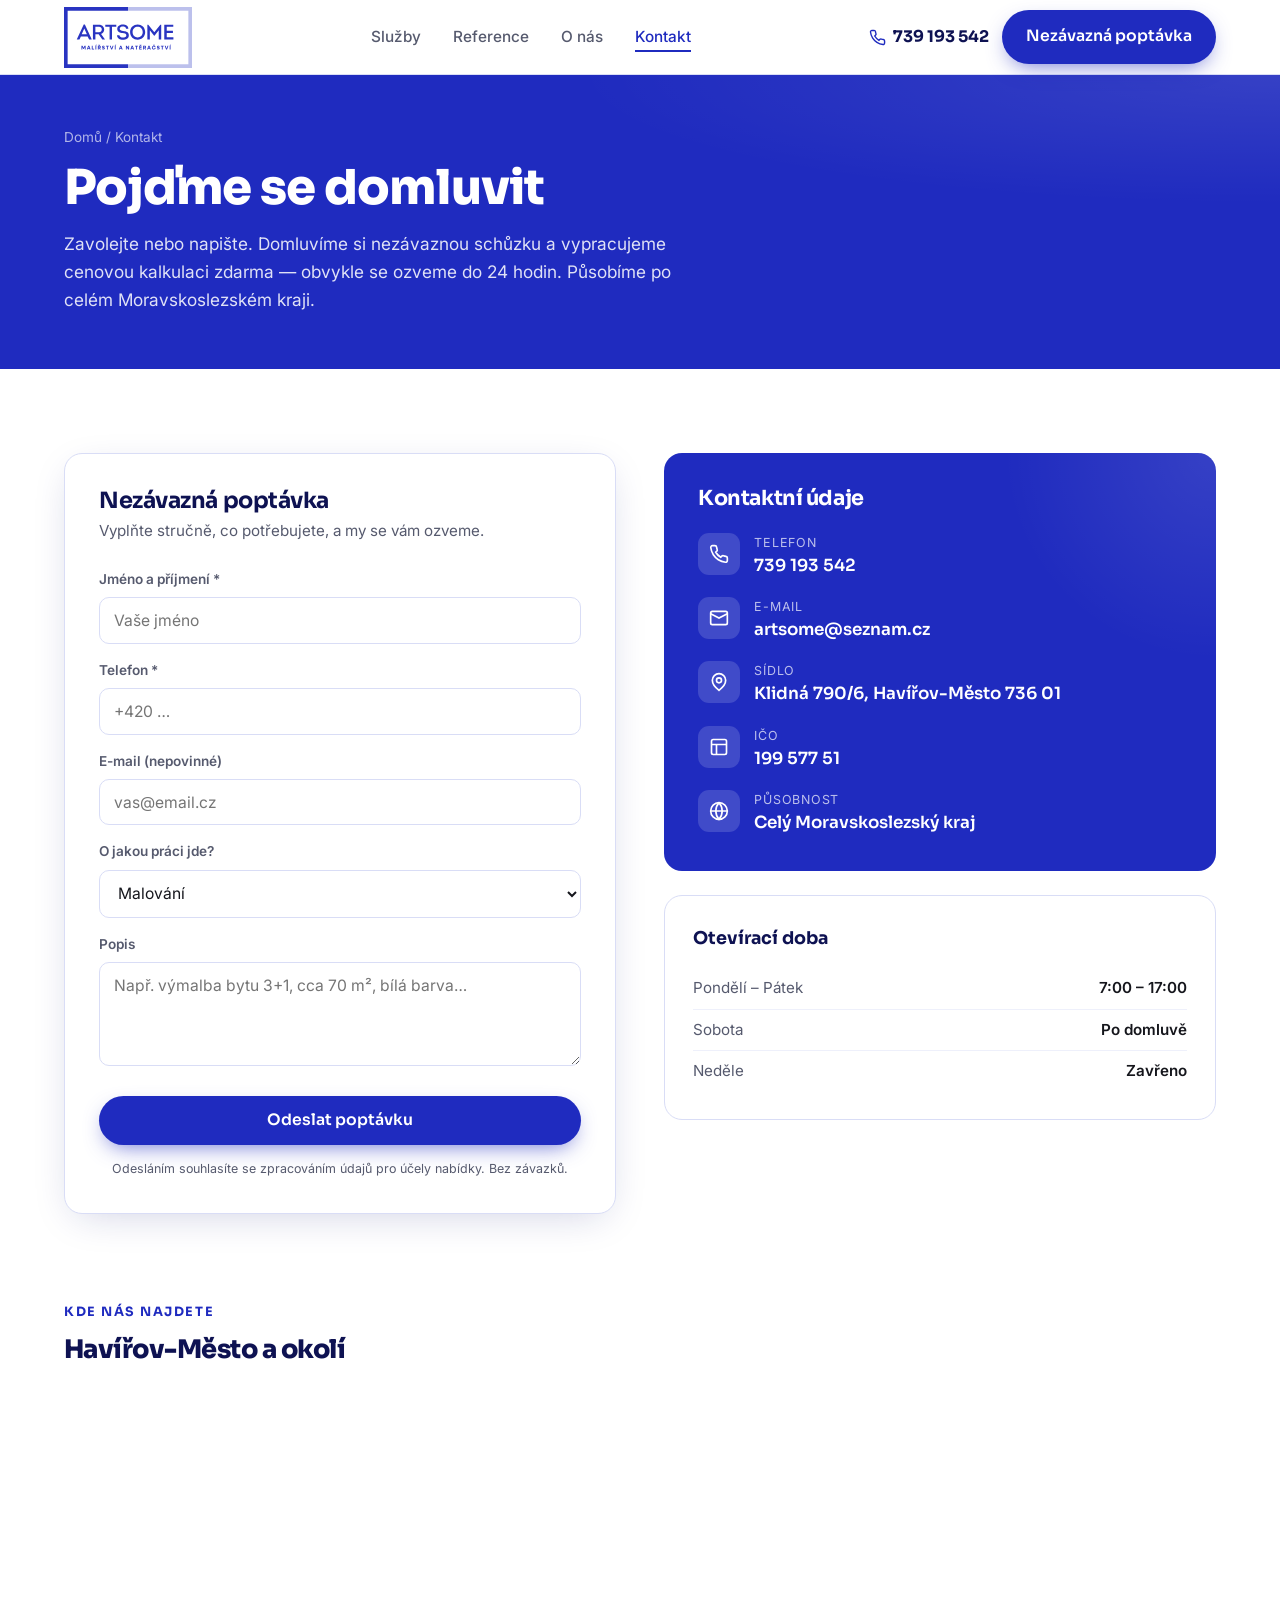
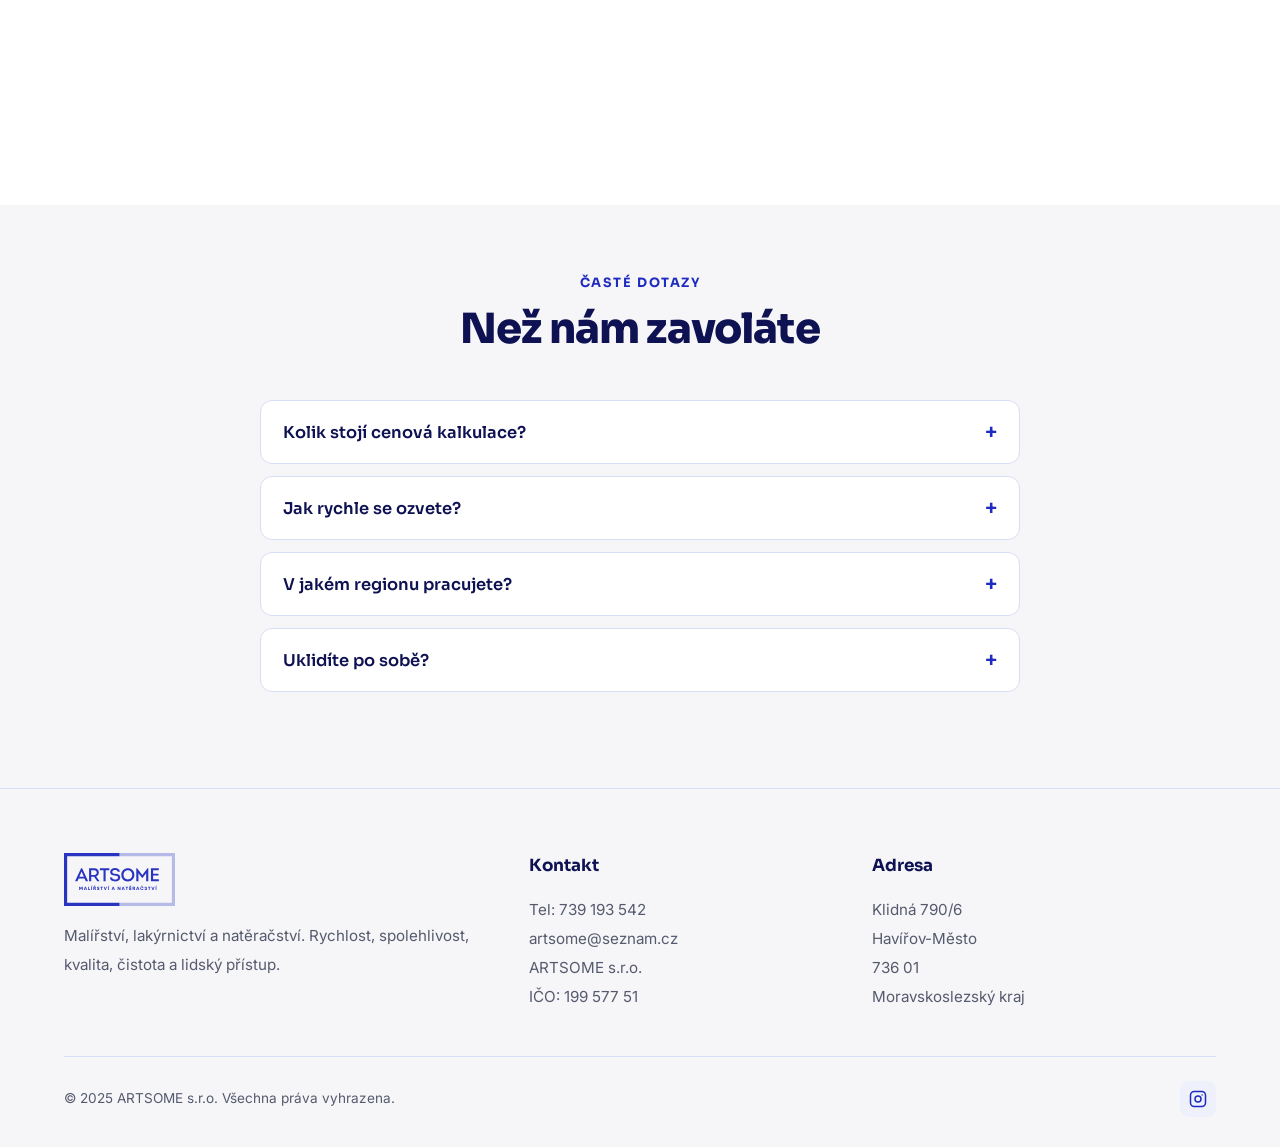
<file: kontakt.html>
<!DOCTYPE html>
<html lang="cs">
<head>
<meta charset="UTF-8">
<meta name="viewport" content="width=device-width, initial-scale=1.0">
<title>Kontakt — ARTSOME | Malířství, nátěry a renovace</title>
<meta name="description" content="Kontaktujte ARTSOME s.r.o. — malířství, nátěry a renovace v Moravskoslezském kraji. Tel: 739 193 542. Kalkulace zdarma do 24 hodin.">
<meta property="og:type"        content="website">
<meta property="og:title"       content="Kontakt — ARTSOME | Malířství, nátěry a renovace">
<meta property="og:description" content="Kontaktujte ARTSOME s.r.o. — malířství, nátěry a renovace v Moravskoslezském kraji. Tel: 739 193 542. Kalkulace zdarma do 24 hodin.">
<meta property="og:image"       content="https://www.artsome.cz/assets/og-artsome.jpg">
<meta property="og:url"         content="https://www.artsome.cz/kontakt.html">
<meta property="og:locale"      content="cs_CZ">
<meta name="twitter:card"       content="summary_large_image">
<link rel="canonical" href="https://www.artsome.cz/kontakt.html">
<link rel="icon" href="favicon.svg" type="image/svg+xml">
<link rel="preconnect" href="https://fonts.googleapis.com">
<link rel="preconnect" href="https://fonts.gstatic.com" crossorigin>
<link href="https://fonts.googleapis.com/css2?family=Sora:wght@500;600;700;800&family=Inter:wght@400;500;600&display=swap" rel="stylesheet">
<link rel="stylesheet" href="style.css">
<style>
  /* ---- LAYOUT ---- */
  .k-grid{display:grid;grid-template-columns:1fr 1fr;gap:48px;align-items:start}

  /* ---- FORM ---- */
  .form{background:#fff;border-radius:var(--radius);padding:34px;box-shadow:var(--shadow);border:1px solid var(--blue-line)}
  .form h3{color:var(--blue-ink);font-size:1.4rem;margin-bottom:.4rem}
  .form .sub{color:var(--ink-soft);font-size:.95rem;margin-bottom:1.6rem}
  .field{margin-bottom:1rem}
  .field label{display:block;font-size:.85rem;font-weight:600;color:var(--ink-soft);margin-bottom:.4rem}
  .field input,.field textarea,.field select{width:100%;border:1.5px solid var(--blue-line);border-radius:10px;padding:.8rem .9rem;font-family:'Inter';font-size:.98rem;color:var(--ink);background:#fff;transition:border-color .2s,box-shadow .2s}
  .field input:focus,.field textarea:focus,.field select:focus{outline:0;border-color:var(--blue);box-shadow:0 0 0 3px rgba(31,43,191,.12)}
  .field input.error,.field textarea.error{border-color:#e53e3e}
  .form .btn-primary{width:100%;justify-content:center;margin-top:.4rem}
  .form .small{font-size:.78rem;color:var(--ink-soft);text-align:center;margin-top:.9rem}
  .form-success{text-align:center;padding:3rem 1rem}
  .form-success .success-icon{font-size:3rem;line-height:1;margin-bottom:.8rem}
  .form-success h3{color:var(--blue-ink);margin-bottom:.5rem}
  .form-success p{color:var(--ink-soft);font-size:.97rem}

  /* ---- INFO CARD ---- */
  .info-card{background:var(--blue);color:#fff;border-radius:var(--radius);padding:34px;position:relative;overflow:hidden;margin-bottom:24px}
  .info-card::before{content:"";position:absolute;inset:0;background:radial-gradient(70% 90% at 100% 0%,rgba(255,255,255,.1),transparent 55%)}
  .info-card .wrap2{position:relative}
  .info-card h3{font-size:1.3rem;margin-bottom:1.4rem}
  .info-row{display:flex;align-items:flex-start;gap:.9rem;margin-bottom:1.1rem}
  .info-row .ic{width:42px;height:42px;border-radius:11px;background:rgba(255,255,255,.15);display:grid;place-items:center;flex:0 0 auto}
  .info-row .ic svg{width:20px;height:20px}
  .info-row .lbl{font-size:.78rem;color:rgba(255,255,255,.7);text-transform:uppercase;letter-spacing:.06em}
  .info-row .val{font-family:'Sora';font-weight:600;font-size:1.05rem}
  .info-row a.val:hover{text-decoration:underline}

  /* ---- HOURS ---- */
  .hours{background:#fff;border:1px solid var(--blue-line);border-radius:var(--radius);padding:28px}
  .hours h4{font-family:'Sora';color:var(--blue-ink);font-size:1.1rem;margin-bottom:1rem}
  .hours .line{display:flex;justify-content:space-between;padding:.5rem 0;border-bottom:1px solid var(--blue-soft);font-size:.95rem}
  .hours .line:last-child{border:0}
  .hours .line span:first-child{color:var(--ink-soft)}
  .hours .line span:last-child{font-weight:600;color:var(--ink)}
  .hours .closed{color:var(--accent)}

  /* ---- MAP ---- */
  .map-wrap{margin-top:8px;border-radius:var(--radius);overflow:hidden;line-height:0}
  .map-wrap iframe{display:block;width:100%;height:340px;border:0}

  /* ---- FAQ ---- */
  .faq{max-width:760px;margin:0 auto}
  .faq-item{border:1px solid var(--blue-line);border-radius:var(--radius-sm);margin-bottom:12px;overflow:hidden;background:#fff}
  .faq-q{width:100%;text-align:left;background:none;border:0;padding:18px 22px;font-family:'Sora';font-weight:600;font-size:1.02rem;color:var(--blue-ink);cursor:pointer;display:flex;justify-content:space-between;align-items:center;gap:1rem}
  .faq-q .pl{transition:transform .3s var(--ease);flex:0 0 auto;color:var(--blue);font-size:1.3rem}
  .faq-item.open .pl{transform:rotate(45deg)}
  .faq-a{max-height:0;overflow:hidden;transition:max-height .35s var(--ease)}
  .faq-a p{padding:0 22px 18px;color:var(--ink-soft);font-size:.98rem}

  /* ---- RESPONSIVE ---- */
  @media(max-width:980px){.k-grid{grid-template-columns:1fr;gap:32px}}
</style>
<script type="application/ld+json">
{
  "@context": "https://schema.org",
  "@type": "LocalBusiness",
  "name": "ARTSOME s.r.o.",
  "url": "https://www.artsome.cz",
  "telephone": "+420739193542",
  "email": "artsome@seznam.cz",
  "address": {
    "@type": "PostalAddress",
    "streetAddress": "Klidn\u00e1 790/6",
    "addressLocality": "Hav\u00ed\u0159ov-M\u011bsto",
    "postalCode": "73601",
    "addressRegion": "Moravskoslezsk\u00fd kraj",
    "addressCountry": "CZ"
  },
  "openingHoursSpecification": [
    {
      "@type": "OpeningHoursSpecification",
      "dayOfWeek": ["Monday","Tuesday","Wednesday","Thursday","Friday"],
      "opens": "07:00",
      "closes": "17:00"
    }
  ]
}
</script>
</head>
<body>

<!-- HEADER -->
<header>
  <div class="wrap nav">
    <a href="index.html" class="logo">
      <img src="artsome-logo.svg" alt="ARTSOME" height="61" style="width:auto;display:block">
    </a>
    <ul class="nav-links">
      <li><a href="index.html#sluzby">Služby</a></li>
      <li><a href="reference.html">Reference</a></li>
      <li><a href="index.html#onas">O nás</a></li>
      <li><a href="kontakt.html" class="active">Kontakt</a></li>
    </ul>
    <div class="nav-cta">
      <a href="tel:739193542" class="nav-tel">
        <svg viewBox="0 0 24 24" fill="none" stroke="currentColor" stroke-width="2" aria-hidden="true"><path d="M22 16.92v3a2 2 0 0 1-2.18 2 19.79 19.79 0 0 1-8.63-3.07 19.5 19.5 0 0 1-6-6 19.79 19.79 0 0 1-3.07-8.67A2 2 0 0 1 4.11 2h3a2 2 0 0 1 2 1.72c.13.96.36 1.9.7 2.81a2 2 0 0 1-.45 2.11L8.09 9.91a16 16 0 0 0 6 6l1.27-1.27a2 2 0 0 1 2.11-.45c.91.34 1.85.57 2.81.7A2 2 0 0 1 22 16.92z"/></svg>
        739 193 542
      </a>
      <a href="#form" class="btn btn-primary">Nezávazná poptávka</a>
      <button class="burger" id="burger" aria-label="Otevřít menu" aria-expanded="false">
        <span></span><span></span><span></span>
      </button>
    </div>
  </div>
</header>

<!-- MOBILE DRAWER -->
<div class="drawer" id="drawer" role="dialog" aria-modal="true" aria-label="Navigační menu">
  <div class="drawer-panel">
    <button class="drawer-close" id="drawerClose" aria-label="Zavřít menu">&times;</button>
    <a href="index.html#sluzby">Služby</a>
    <a href="reference.html">Reference</a>
    <a href="index.html#onas">O nás</a>
    <a href="kontakt.html">Kontakt</a>
    <a href="tel:739193542" style="color:var(--blue)">📞 739 193 542</a>
  </div>
</div>

<!-- PAGE HERO -->
<section class="page-hero">
  <div class="wrap">
    <nav class="crumb" aria-label="Drobečková navigace">
      <a href="index.html">Domů</a> / Kontakt
    </nav>
    <h1>Pojďme se domluvit</h1>
    <p>Zavolejte nebo napište. Domluvíme si nezávaznou schůzku a vypracujeme cenovou kalkulaci zdarma — obvykle se ozveme do 24 hodin. Působíme po celém Moravskoslezském kraji.</p>
  </div>
</section>

<!-- KONTAKT + FORMULÁŘ -->
<section>
  <div class="wrap k-grid">
    <!-- FORM -->
    <div class="form" id="form">
      <h3>Nezávazná poptávka</h3>
      <p class="sub">Vyplňte stručně, co potřebujete, a my se vám ozveme.</p>
      <form id="form-kontakt" action="https://api.web3forms.com/submit" method="POST" novalidate>
        <input type="hidden" name="access_key" value="VASE-WEB3FORMS-KLIC-ZDE">
        <input type="hidden" name="subject" value="Nová poptávka z kontaktního formuláře ARTSOME">
        <input type="hidden" name="from_name" value="ARTSOME web — kontakt">
        <input type="hidden" name="redirect" value="false">
        <div class="field">
          <label for="k-name">Jméno a příjmení <span aria-hidden="true">*</span></label>
          <input type="text" id="k-name" name="name" placeholder="Vaše jméno" required autocomplete="name">
        </div>
        <div class="field">
          <label for="k-phone">Telefon <span aria-hidden="true">*</span></label>
          <input type="tel" id="k-phone" name="phone" placeholder="+420 …" required autocomplete="tel">
        </div>
        <div class="field">
          <label for="k-email">E-mail (nepovinné)</label>
          <input type="email" id="k-email" name="email" placeholder="vas@email.cz" autocomplete="email">
        </div>
        <div class="field">
          <label for="k-type">O jakou práci jde?</label>
          <select id="k-type" name="type">
            <option>Malování</option>
            <option>Nátěry</option>
            <option>Renovace</option>
            <option>Podlahy a stavební práce</option>
            <option>Tapety</option>
            <option>Jiné / kombinace</option>
          </select>
        </div>
        <div class="field">
          <label for="k-message">Popis</label>
          <textarea id="k-message" name="message" rows="4" placeholder="Např. výmalba bytu 3+1, cca 70 m², bílá barva…"></textarea>
        </div>
        <button type="submit" class="btn btn-primary">Odeslat poptávku</button>
        <p class="small">Odesláním souhlasíte se zpracováním údajů pro účely nabídky. Bez závazků.</p>
      </form>
      <div class="form-success" id="form-kontakt-success" hidden>
        <div class="success-icon">✓</div>
        <h3>Poptávka odeslána!</h3>
        <p>Ozveme se vám do 24 hodin v pracovní dny.</p>
      </div>
    </div>

    <!-- INFO -->
    <div>
      <div class="info-card">
        <div class="wrap2">
          <h3>Kontaktní údaje</h3>
          <div class="info-row">
            <span class="ic" aria-hidden="true"><svg viewBox="0 0 24 24" fill="none" stroke="currentColor" stroke-width="2"><path d="M22 16.92v3a2 2 0 0 1-2.18 2 19.79 19.79 0 0 1-8.63-3.07 19.5 19.5 0 0 1-6-6 19.79 19.79 0 0 1-3.07-8.67A2 2 0 0 1 4.11 2h3a2 2 0 0 1 2 1.72c.13.96.36 1.9.7 2.81a2 2 0 0 1-.45 2.11L8.09 9.91a16 16 0 0 0 6 6l1.27-1.27a2 2 0 0 1 2.11-.45c.91.34 1.85.57 2.81.7A2 2 0 0 1 22 16.92z"/></svg></span>
            <div><div class="lbl">Telefon</div><a href="tel:739193542" class="val">739 193 542</a></div>
          </div>
          <div class="info-row">
            <span class="ic" aria-hidden="true"><svg viewBox="0 0 24 24" fill="none" stroke="currentColor" stroke-width="2"><rect x="2" y="4" width="20" height="16" rx="2"/><path d="m22 7-10 5L2 7"/></svg></span>
            <div><div class="lbl">E-mail</div><a href="mailto:artsome@seznam.cz" class="val">artsome@seznam.cz</a></div>
          </div>
          <div class="info-row">
            <span class="ic" aria-hidden="true"><svg viewBox="0 0 24 24" fill="none" stroke="currentColor" stroke-width="2"><path d="M20 10c0 6-8 12-8 12s-8-6-8-12a8 8 0 0 1 16 0z"/><circle cx="12" cy="10" r="3"/></svg></span>
            <div><div class="lbl">Sídlo</div><span class="val">Klidná 790/6, Havířov-Město 736 01</span></div>
          </div>
          <div class="info-row">
            <span class="ic" aria-hidden="true"><svg viewBox="0 0 24 24" fill="none" stroke="currentColor" stroke-width="2"><rect x="3" y="3" width="18" height="18" rx="2"/><path d="M3 9h18M9 21V9"/></svg></span>
            <div><div class="lbl">IČO</div><span class="val">199 577 51</span></div>
          </div>
          <div class="info-row" style="margin-bottom:0">
            <span class="ic" aria-hidden="true"><svg viewBox="0 0 24 24" fill="none" stroke="currentColor" stroke-width="2"><circle cx="12" cy="12" r="10"/><path d="M2 12h20M12 2a15 15 0 0 1 0 20 15 15 0 0 1 0-20"/></svg></span>
            <div><div class="lbl">Působnost</div><span class="val">Celý Moravskoslezský kraj</span></div>
          </div>
        </div>
      </div>

      <div class="hours">
        <h4>Otevírací doba</h4>
        <div class="line"><span>Pondělí – Pátek</span><span>7:00 – 17:00</span></div>
        <div class="line"><span>Sobota</span><span>Po domluvě</span></div>
        <div class="line"><span>Neděle</span><span class="closed">Zavřeno</span></div>
      </div>
    </div>
  </div>
</section>

<!-- MAPA -->
<section style="padding-top:0">
  <div class="wrap">
    <div class="sec-head" style="margin-bottom:18px">
      <span class="kicker">Kde nás najdete</span>
      <h2 style="font-size:1.6rem">Havířov-Město a okolí</h2>
    </div>
    <div class="map-wrap">
      <iframe
        src="https://maps.google.com/maps?q=Klidn%C3%A1+790%2F6%2C+Hav%C3%AD%C5%99ov-M%C4%9Bsto&output=embed&z=17"
        title="Mapa — ARTSOME s.r.o., Klidná 790/6, Havířov-Město"
        loading="lazy"
        allowfullscreen
        referrerpolicy="no-referrer-when-downgrade"
      ></iframe>
    </div>
  </div>
</section>

<!-- FAQ -->
<section style="background:var(--paper-dim);padding-top:64px">
  <div class="wrap">
    <div class="sec-head center reveal">
      <span class="kicker">Časté dotazy</span>
      <h2>Než nám zavoláte</h2>
    </div>
    <div class="faq">
      <div class="faq-item reveal">
        <button class="faq-q" aria-expanded="false">
          Kolik stojí cenová kalkulace?
          <span class="pl" aria-hidden="true">+</span>
        </button>
        <div class="faq-a" role="region">
          <p>Nezávazná kalkulace je zcela zdarma. Domluvíme si schůzku, prohlédneme si prostor a vypracujeme cenovou nabídku bez jakéhokoliv závazku.</p>
        </div>
      </div>
      <div class="faq-item reveal">
        <button class="faq-q" aria-expanded="false">
          Jak rychle se ozvete?
          <span class="pl" aria-hidden="true">+</span>
        </button>
        <div class="faq-a" role="region">
          <p>Na poptávku reagujeme obvykle do 24 hodin v pracovní dny. Pokud spěcháte, nejrychlejší je zavolat přímo na 739 193 542.</p>
        </div>
      </div>
      <div class="faq-item reveal">
        <button class="faq-q" aria-expanded="false">
          V jakém regionu pracujete?
          <span class="pl" aria-hidden="true">+</span>
        </button>
        <div class="faq-a" role="region">
          <p>Působíme po celém Moravskoslezském kraji — Havířov, Ostrava, Karviná, Frýdek-Místek a okolí.</p>
        </div>
      </div>
      <div class="faq-item reveal">
        <button class="faq-q" aria-expanded="false">
          Uklidíte po sobě?
          <span class="pl" aria-hidden="true">+</span>
        </button>
        <div class="faq-a" role="region">
          <p>Samozřejmě. Pořádek během práce i po jejím dokončení je pro nás standard, ne nadstandard — proto se k nám zákazníci vracejí.</p>
        </div>
      </div>
    </div>
  </div>
</section>

<!-- FOOTER -->
<footer>
  <div class="wrap">
    <div class="foot-grid">
      <div>
        <div class="foot-logo"><img src="artsome-logo.svg" alt="ARTSOME" height="53" style="width:auto;display:block"></div>
        <p>Malířství, lakýrnictví a natěračství. Rychlost, spolehlivost, kvalita, čistota a lidský přístup.</p>
      </div>
      <div>
        <h4>Kontakt</h4>
        <p>
          <a href="tel:739193542">Tel: 739 193 542</a><br>
          <a href="mailto:artsome@seznam.cz">artsome@seznam.cz</a><br>
          ARTSOME s.r.o.<br>IČO: 199 577 51
        </p>
      </div>
      <div>
        <h4>Adresa</h4>
        <p>Klidná 790/6<br>Havířov-Město<br>736 01<br>Moravskoslezský kraj</p>
      </div>
    </div>
    <div class="foot-bottom">
      <span>© 2025 ARTSOME s.r.o. Všechna práva vyhrazena.</span>
      <div class="foot-social">
        <a href="https://www.instagram.com/artsomesro" target="_blank" rel="noopener" aria-label="ARTSOME na Instagramu">
          <svg viewBox="0 0 24 24" fill="none" stroke="currentColor" stroke-width="2" aria-hidden="true"><rect x="2" y="2" width="20" height="20" rx="5"/><circle cx="12" cy="12" r="4"/><circle cx="17.5" cy="6.5" r="1" fill="currentColor" stroke="none"/></svg>
        </a>
      </div>
    </div>
  </div>
</footer>

<!-- MOBILE STICKY BAR -->
<div class="mobile-bar">
  <a href="tel:739193542" class="call">
    <svg viewBox="0 0 24 24" fill="none" stroke="currentColor" stroke-width="2" aria-hidden="true"><path d="M22 16.92v3a2 2 0 0 1-2.18 2 19.79 19.79 0 0 1-8.63-3.07 19.5 19.5 0 0 1-6-6 19.79 19.79 0 0 1-3.07-8.67A2 2 0 0 1 4.11 2h3a2 2 0 0 1 2 1.72c.13.96.36 1.9.7 2.81a2 2 0 0 1-.45 2.11L8.09 9.91a16 16 0 0 0 6 6l1.27-1.27a2 2 0 0 1 2.11-.45c.91.34 1.85.57 2.81.7A2 2 0 0 1 22 16.92z"/></svg>
    Zavolat
  </a>
  <a href="#form" class="quote">Poptávka</a>
</div>

<script>
  // Mobile drawer
  const burger = document.getElementById('burger');
  const drawer = document.getElementById('drawer');
  const drawerClose = document.getElementById('drawerClose');
  function openDrawer()  { drawer.classList.add('open');    burger.setAttribute('aria-expanded','true')  }
  function closeDrawer() { drawer.classList.remove('open'); burger.setAttribute('aria-expanded','false') }
  burger.addEventListener('click', openDrawer);
  drawerClose.addEventListener('click', closeDrawer);
  drawer.addEventListener('click', e => { if (e.target === drawer) closeDrawer() });
  drawer.querySelectorAll('a').forEach(a => a.addEventListener('click', closeDrawer));

  // FAQ accordion
  document.querySelectorAll('.faq-q').forEach(q => {
    q.addEventListener('click', () => {
      const item = q.parentElement;
      const a    = item.querySelector('.faq-a');
      const open = item.classList.contains('open');
      // zavřít všechny
      document.querySelectorAll('.faq-item').forEach(i => {
        i.classList.remove('open');
        i.querySelector('.faq-a').style.maxHeight = null;
        i.querySelector('.faq-q').setAttribute('aria-expanded','false');
      });
      if (!open) {
        item.classList.add('open');
        a.style.maxHeight = a.scrollHeight + 'px';
        q.setAttribute('aria-expanded','true');
      }
    });
  });

  // Scroll reveal
  const io = new IntersectionObserver(es => es.forEach(e => {
    if (e.isIntersecting) { e.target.classList.add('in'); io.unobserve(e.target) }
  }), { threshold: .12 });
  document.querySelectorAll('.reveal').forEach(el => io.observe(el));

  // Form — Web3Forms AJAX submit
  (function () {
    const f  = document.getElementById('form-kontakt');
    const ok = document.getElementById('form-kontakt-success');
    if (!f) return;
    f.addEventListener('submit', async e => {
      e.preventDefault();
      let valid = true;
      f.querySelectorAll('[required]').forEach(el => {
        if (!el.value.trim()) { el.classList.add('error'); valid = false; }
        else { el.classList.remove('error'); }
      });
      if (!valid) return;
      const btn  = f.querySelector('button[type="submit"]');
      const orig = btn.textContent;
      btn.disabled = true;
      btn.textContent = 'Odesílám…';
      try {
        const res  = await fetch('https://api.web3forms.com/submit', { method: 'POST', body: new FormData(f) });
        const json = await res.json();
        if (json.success) { f.hidden = true; ok.hidden = false; }
        else { throw new Error() }
      } catch {
        btn.disabled = false;
        btn.textContent = orig;
        alert('Omlouváme se, nastala chyba. Zavolejte nám prosím na 739 193 542.');
      }
    });
  })();
</script>
</body>
</html>
</file>
<file: style.css>
/* ============================================================
   ARTSOME — sdílený stylesheet
   Barvy, typografie, komponenty platné pro všechny stránky.
   Stránkově specifické styly zůstávají v <style> každého HTML.
   ============================================================ */

:root {
  --blue:       #1f2bbf;
  --blue-deep:  #161c8f;
  --blue-ink:   #0e1252;
  --blue-soft:  #eef0fb;
  --blue-line:  #d9ddf6;
  --accent:     #ff7a4d;
  --paper:      #ffffff;
  --paper-dim:  #f6f6f8;
  --ink:        #15161c;
  --ink-soft:   #565a6e;
  --star:       #ffb400;
  --ph:         #2a2d38;   /* pozadí photo-placeholder buněk */
  --radius:     18px;
  --radius-sm:  12px;
  --shadow:     0 10px 40px -12px rgba(20,28,120,.22);
  --shadow-sm:  0 4px 18px -8px rgba(20,28,120,.25);
  --max:        1200px;
  --ease:       cubic-bezier(.22,1,.36,1);
}

/* ---------- RESET ---------- */
*, *::before, *::after { margin: 0; padding: 0; box-sizing: border-box }
html  { scroll-behavior: smooth; overflow-x: hidden }
body  {
  font-family: 'Inter', sans-serif;
  color: var(--ink);
  background: var(--paper);
  line-height: 1.6;
  -webkit-font-smoothing: antialiased;
  overflow-x: hidden;
}
h1, h2, h3, .display {
  font-family: 'Sora', sans-serif;
  line-height: 1.1;
  letter-spacing: -.02em;
}
img { display: block; max-width: 100% }
a   { color: inherit; text-decoration: none }
.wrap { max-width: var(--max); margin: 0 auto; padding: 0 24px }

/* ---------- BUTTONS ---------- */
.btn {
  display: inline-flex; align-items: center; gap: .55rem;
  font-family: 'Sora', sans-serif; font-weight: 600; font-size: .98rem;
  padding: .9rem 1.5rem; border-radius: 999px; cursor: pointer; border: 0;
  transition: transform .25s var(--ease), box-shadow .25s var(--ease), background .2s;
  white-space: nowrap;
}
.btn svg { width: 18px; height: 18px }
.btn-primary {
  background: var(--blue); color: #fff;
  box-shadow: 0 8px 22px -8px rgba(31,43,191,.7);
}
.btn-primary:hover {
  background: var(--blue-deep); transform: translateY(-2px);
  box-shadow: 0 14px 30px -10px rgba(31,43,191,.85);
}
.btn-ghost {
  background: #fff; color: var(--blue);
  border: 1.5px solid var(--blue-line);
}
.btn-ghost:hover { border-color: var(--blue); transform: translateY(-2px) }
.btn-light {
  background: rgba(255,255,255,.14); color: #fff;
  border: 1.5px solid rgba(255,255,255,.4); backdrop-filter: blur(6px);
}
.btn-light:hover { background: rgba(255,255,255,.24); transform: translateY(-2px) }

/* ---------- HEADER ---------- */
header {
  position: sticky; top: 0; z-index: 100;
  background: #fff;
  border-bottom: 1px solid var(--blue-line);
}
.nav { display: flex; align-items: center; justify-content: space-between; height: 74px }
.logo {
  display: flex; align-items: center; gap: .6rem;
  font-family: 'Sora', sans-serif; font-weight: 800; font-size: 1.25rem;
  letter-spacing: .04em; color: var(--blue-ink);
}
.logo .mark {
  width: 34px; height: 34px; border: 2.5px solid var(--blue); border-radius: 7px;
  display: grid; place-items: center; flex: 0 0 auto;
}
.logo .mark span { width: 14px; height: 14px; background: var(--blue); border-radius: 3px }
.nav-links { display: flex; align-items: center; gap: 2rem; list-style: none }
.nav-links a {
  font-weight: 500; font-size: .96rem; color: var(--ink-soft);
  transition: color .2s; position: relative;
}
.nav-links a:hover,
.nav-links a.active { color: var(--blue) }
.nav-links a::after {
  content: ""; position: absolute; left: 0; bottom: -6px;
  width: 0; height: 2px; background: var(--blue);
  transition: width .25s var(--ease);
}
.nav-links a:hover::after,
.nav-links a.active::after { width: 100% }
.nav-cta  { display: flex; align-items: center; gap: .8rem }
.nav-tel  {
  display: inline-flex; align-items: center; gap: .45rem;
  font-family: 'Sora', sans-serif; font-weight: 700; color: var(--blue-ink); font-size: 1rem;
}
.nav-tel svg { width: 17px; height: 17px; color: var(--blue) }
.burger { display: none; flex-direction: column; gap: 5px; background: none; border: 0; cursor: pointer; padding: 8px }
.burger span { width: 24px; height: 2.5px; background: var(--blue-ink); border-radius: 2px; transition: .3s }

/* ---------- MOBILE DRAWER ---------- */
.drawer {
  position: fixed; inset: 0; z-index: 300;
  background: rgba(14,18,82,.4); opacity: 0; pointer-events: none; transition: opacity .3s;
}
.drawer.open { opacity: 1; pointer-events: auto }
.drawer-panel {
  position: absolute; top: 0; right: 0; height: 100%;
  width: 78%; max-width: 320px; background: #fff;
  padding: 28px 24px; transform: translateX(100%);
  transition: transform .35s var(--ease); display: flex; flex-direction: column; gap: .4rem;
}
.drawer.open .drawer-panel { transform: none }
.drawer-panel a {
  padding: .9rem 0; font-family: 'Sora'; font-weight: 600; font-size: 1.1rem;
  color: var(--blue-ink); border-bottom: 1px solid var(--blue-line);
}
.drawer-close {
  align-self: flex-end; background: none; border: 0;
  font-size: 1.8rem; color: var(--blue-ink); cursor: pointer; margin-bottom: .5rem;
  line-height: 1;
}

/* ---------- PAGE HERO (reference, kontakt) ---------- */
.page-hero {
  background: var(--blue); color: #fff;
  padding: 52px 0 56px; position: relative; overflow: hidden;
}
.page-hero::before {
  content: ""; position: absolute; inset: 0;
  background: radial-gradient(100% 80% at 100% 0%, rgba(255,255,255,.1), transparent 55%);
  pointer-events: none;
}
.page-hero .wrap { position: relative }
.crumb { font-size: .85rem; color: rgba(255,255,255,.65); margin-bottom: .8rem }
.crumb a { color: rgba(255,255,255,.65) }
.crumb a:hover { color: #fff }
.page-hero h1 { font-size: clamp(1.9rem,4vw,3rem); font-weight: 800; margin-bottom: 1rem }
.page-hero p  { font-size: 1.08rem; color: rgba(255,255,255,.86); max-width: 58ch }

/* ---------- SECTION SHELL ---------- */
section { padding: 84px 0 }
.sec-head { max-width: 620px; margin-bottom: 48px }
.sec-head.center { margin-inline: auto; text-align: center }
.kicker {
  display: inline-block; font-family: 'Sora'; font-weight: 700;
  font-size: .8rem; letter-spacing: .12em; text-transform: uppercase;
  color: var(--blue); margin-bottom: .8rem;
}
.sec-head h2 { font-size: clamp(1.8rem,3.4vw,2.6rem); font-weight: 800; color: var(--blue-ink); margin-bottom: 1rem }
.sec-head p  { color: var(--ink-soft); font-size: 1.05rem }

/* ---------- PHOTO PLACEHOLDER ---------- */
.ph {
  background: var(--ph); border-radius: var(--radius-sm);
  display: flex; flex-direction: column; align-items: center; justify-content: center;
  gap: .7rem; color: rgba(255,255,255,.55);
}
.ph svg  { width: 36px; height: 36px; opacity: .5 }
.ph span { font-size: .82rem; font-weight: 600; letter-spacing: .04em; text-align: center; padding: 0 1rem }

/* ---------- FOOTER ---------- */
footer {
  background: var(--paper-dim); color: var(--ink);
  padding: 64px 0 30px; border-top: 1px solid var(--blue-line);
}
.foot-grid { display: grid; grid-template-columns: 1.4fr 1fr 1fr auto; gap: 40px; margin-bottom: 44px }
.foot-grid h4 { font-family: 'Sora'; font-weight: 700; color: var(--blue-ink); font-size: 1.05rem; margin-bottom: 1rem }
.foot-grid p,
.foot-grid a  { color: var(--ink-soft); font-size: .95rem; line-height: 1.9 }
.foot-grid a:hover { color: var(--blue) }
.foot-logo { display: flex; align-items: center; gap: .6rem; margin-bottom: 1rem }
.foot-bottom {
  border-top: 1px solid var(--blue-line); padding-top: 24px;
  display: flex; justify-content: space-between; align-items: center;
  gap: 1rem; flex-wrap: wrap; font-size: .85rem; color: var(--ink-soft);
}
.foot-social { display: flex; gap: .6rem }
.foot-social a {
  width: 36px; height: 36px; border-radius: 9px;
  background: var(--blue-soft); display: grid; place-items: center;
  color: var(--blue); transition: .2s;
}
.foot-social a:hover { background: var(--blue); color: #fff }
.foot-social svg { width: 18px; height: 18px }

/* ---------- MOBILE STICKY BAR ---------- */
.mobile-bar { display: none }

/* ---------- REVEAL ANIMATION ---------- */
.reveal { opacity: 0; transform: translateY(26px); transition: opacity .7s var(--ease), transform .7s var(--ease) }
.reveal.in { opacity: 1; transform: none }

/* ---------- RESPONSIVE ---------- */
@media (max-width: 980px) {
  .foot-grid { grid-template-columns: 1fr 1fr }
}
@media (max-width: 680px) {
  .nav-links, .nav-tel { display: none }
  .burger { display: flex }
  .nav-cta .btn { padding: .52rem .82rem; font-size: .68rem }
  section { padding: 60px 0 }
  .wrap { padding: 0 18px }
  .foot-grid { grid-template-columns: 1fr 1fr; gap: 20px }
  .foot-grid > div:first-child { grid-column: 1 / -1 }
  .foot-grid > div:last-child { grid-column: 1 / -1; justify-content: flex-start !important }
  .foot-bottom { flex-direction: column; text-align: center }
}
</file>
